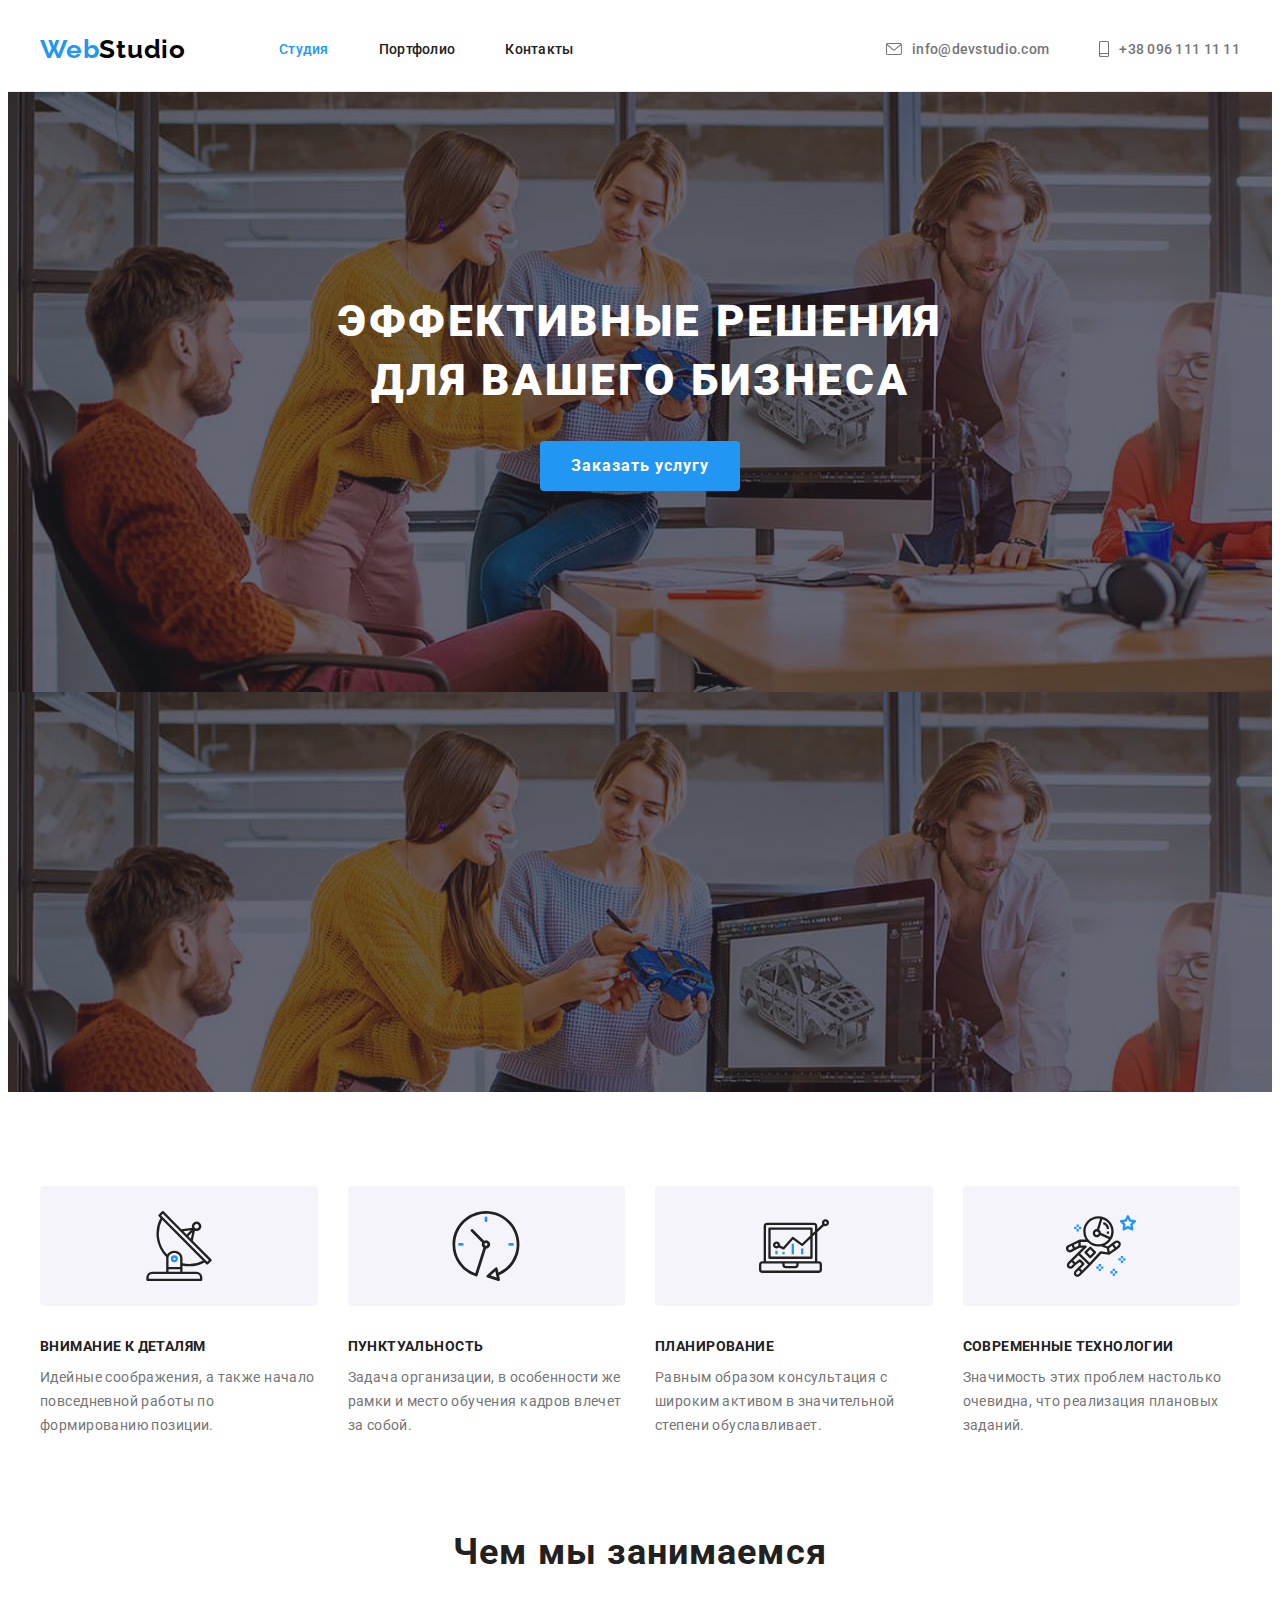
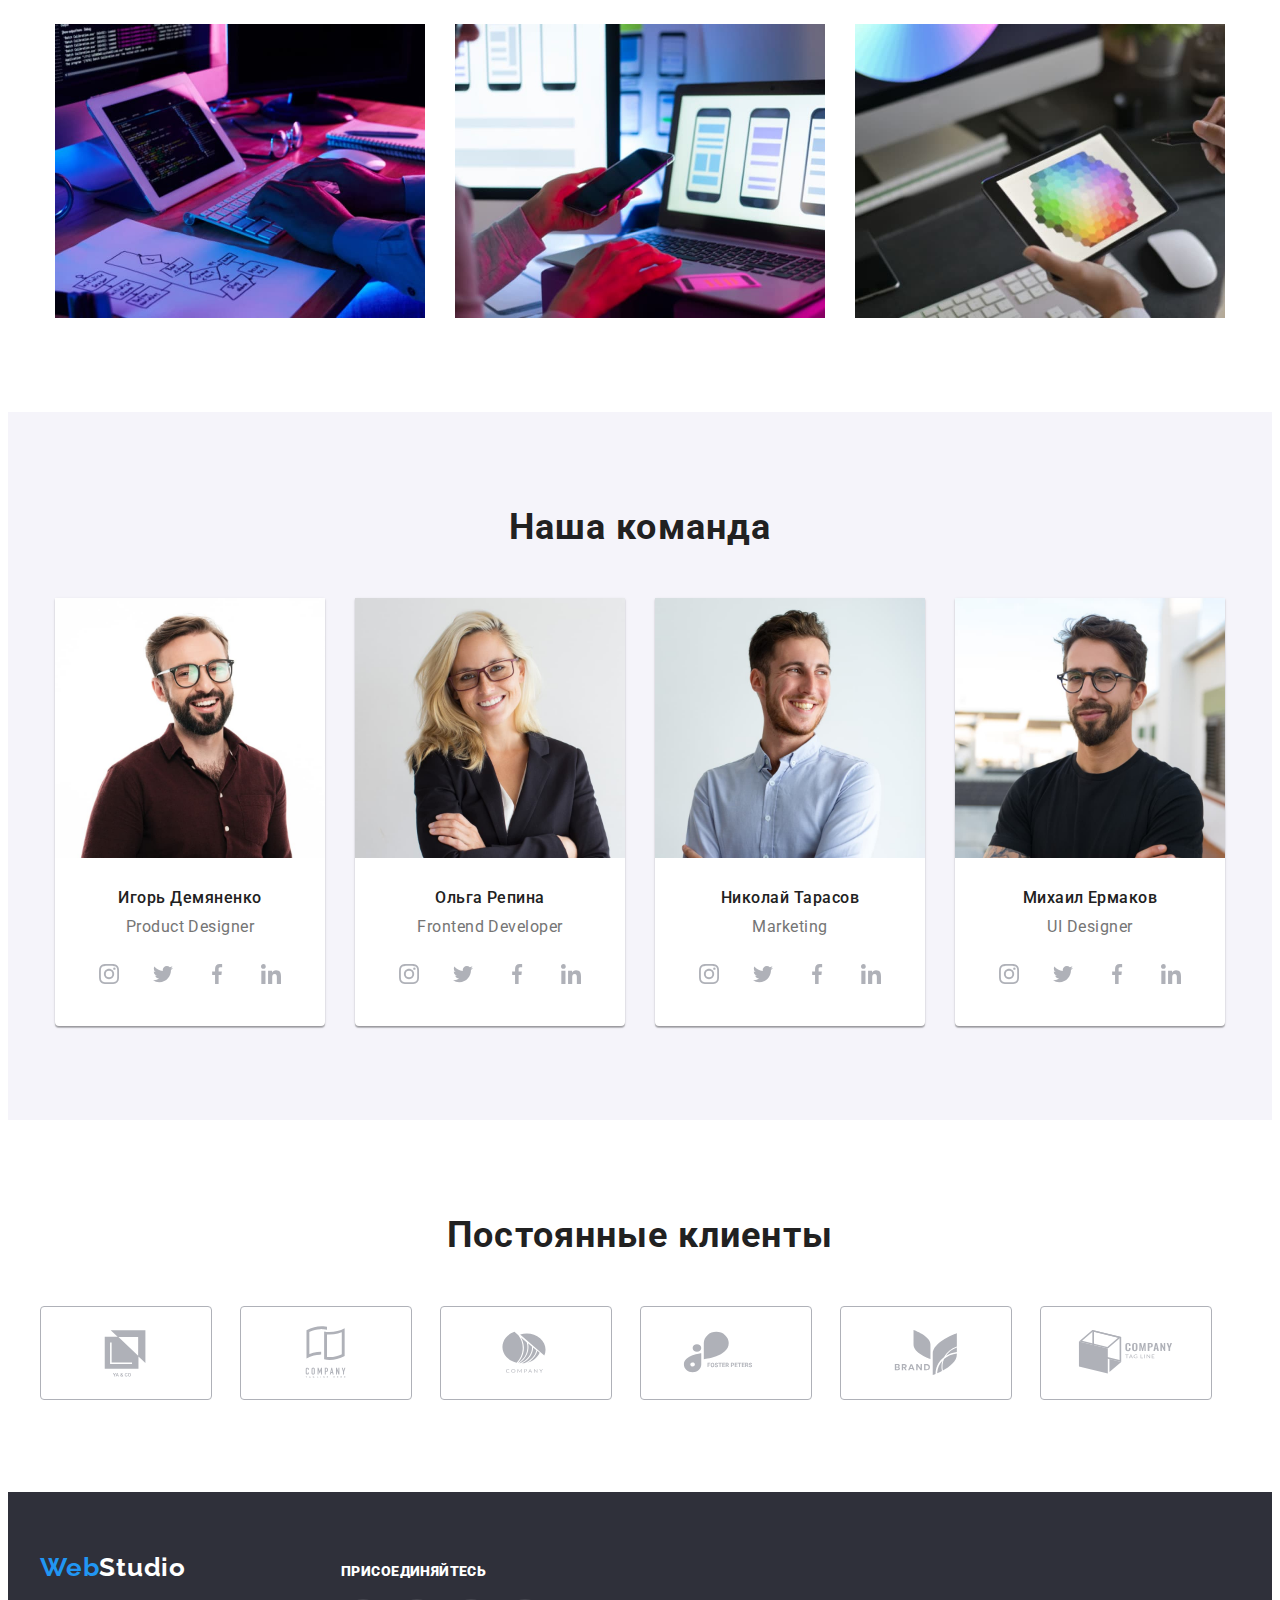
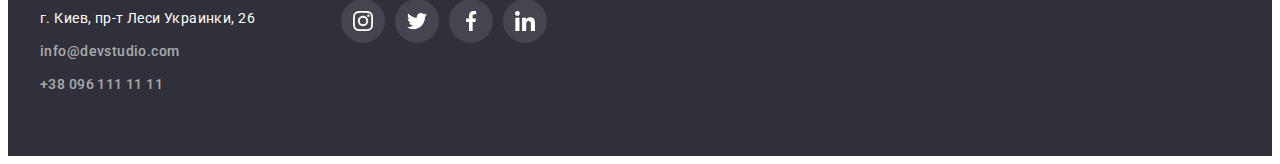
<file: index.html>
<!DOCTYPE html>
<html lang="ru">
  <head>
    <meta charset="UTF-8" />
    <meta name="viewport" content="width=device-width, initial-scale=1.0" />
    <link rel="preconnect" href="https://fonts.googleapis.com" />
    <link rel="preconnect" href="https://fonts.gstatic.com" crossorigin />
    <link
      href="https://fonts.googleapis.com/css2?family=Montserrat:wght@400;700&family=Raleway:wght@700&family=Roboto:wght@400;500;700;900&display=swap"
      rel="stylesheet"
    />
    <title>Web Studio</title>
    <link
      rel="stylesheet"
      href="https://cdnjs.cloudflare.com/ajax/libs/modern-normalize/1.1.0/modern-normalize.min.css"
      integrity="sha512-wpPYUAdjBVSE4KJnH1VR1HeZfpl1ub8YT/NKx4PuQ5NmX2tKuGu6U/JRp5y+Y8XG2tV+wKQpNHVUX03MfMFn9Q=="
      crossorigin="anonymous"
      referrerpolicy="no-referrer"
    />
    <link rel="stylesheet" href="./css/styles.css" />
  </head>
  <body>
    <header class="header">
      <div class="container header-flex">
        <a href="./index.html" class="company-logo"
          >Web<span class="secondary-color">Studio</span></a
        >
        <nav class="nav">
          <ul class="nav-list list">
            <li class="nav-list-item">
              <a href="./index.html" class="link current">Студия</a>
            </li>
            <li class="nav-list-item">
              <a href="./portfolio.html" class="link">Портфолио</a>
            </li>
            <li class="nav-list-item"><a href="/" class="link">Контакты</a></li>
          </ul>
        </nav>
        <ul class="contact-list list">
          <li class="contact-list-item">
            <a href="mailto:info@devstudio.com" class="link"
              ><svg class="contact-icon-envelope icon-hover">
                <use href="./images/icons.svg#icon-envelope"></use>
              </svg>
              info@devstudio.com</a
            >
          </li>
          <li class="contact-list-item">
            <a href="tel:+380961111111" class="link"
              ><svg class="contact-icon-tel icon-hover">
                <use href="./images/icons.svg#icon-smartphone"></use>
              </svg>
              +38 096 111 11 11</a
            >
          </li>
        </ul>
      </div>
    </header>
    <main>
      <section class="hero section hero-img">
        <div class="container">
          <h1 class="hero-title">Эффективные решения для вашего бизнеса</h1>
          <button type="button" class="hero-btn">Заказать услугу</button>
        </div>
      </section>
      <!-- Features -->
      <section class="features section">
        <div class="container">
          <h2 class="visually-hidden">Features</h2>
          <ul class="features-list list">
            <li class="features-item">
              <div class="icon-container">
                <svg class="features-icon">
                  <use href="./images/icons.svg#icon-antenna"></use>
                </svg>
              </div>
              <h3 class="features-title">Внимание к деталям</h3>
              <p class="features-text">
                Идейные соображения, а также начало повседневной работы по
                формированию позиции.
              </p>
            </li>
            <li class="features-item">
              <div class="icon-container">
                <svg class="features-icon">
                  <use href="./images/icons.svg#icon-clock"></use>
                </svg>
              </div>
              <h3 class="features-title">Пунктуальность</h3>
              <p class="features-text">
                Задача организации, в особенности же рамки и место обучения
                кадров влечет за собой.
              </p>
            </li>
            <li class="features-item">
              <div class="icon-container">
                <svg class="features-icon">
                  <use href="./images/icons.svg#icon-diagram"></use>
                </svg>
              </div>
              <h3 class="features-title">Планирование</h3>
              <p class="features-text">
                Равным образом консультация с широким активом в значительной
                степени обуславливает.
              </p>
            </li>
            <li class="features-item">
              <div class="icon-container">
                <svg class="features-icon">
                  <use href="./images/icons.svg#icon-astronaut"></use>
                </svg>
              </div>
              <h3 class="features-title">Современные технологии</h3>
              <p class="features-text">
                Значимость этих проблем настолько очевидна, что реализация
                плановых заданий.
              </p>
            </li>
          </ul>
        </div>
      </section>
      <!-- End Features -->
      <!-- What we do -->
      <section class="gallery section">
        <div class="container">
          <h2 class="gallery-title">Чем мы занимаемся</h2>
          <ul class="gallery-list list">
            <li class="gallery-item">
              <img
                src="./images/hands.jpg"
                alt="Руки на клавиатуре"
                width="370"
                height="294"
              />
            </li>
            <li class="gallery-item">
              <img
                src="./images/phone.jpg"
                alt="Телефон на против монитора"
                width="370"
                height="294"
              />
            </li>
            <li class="gallery-item">
              <img
                src="./images/picker.jpg"
                alt="Цветовая палитра на планшете"
                width="370"
                height="294"
              />
            </li>
          </ul>
        </div>
      </section>
      <!-- End what we do -->
      <!-- Team -->
      <section class="team section">
        <div class="container">
          <h2 class="team-main-title">Наша команда</h2>
          <ul class="team-list list">
            <li class="team-item">
              <img
                src="./images/igor_demianenko.jpg"
                alt="Игорь Демяненко"
                width="270"
                height="260"
              />
              <div class="team-container">
                <h3 class="team-title">Игорь Демяненко</h3>
                <p lang="en" class="team-text">Product Designer</p>
                <ul class="social-list list">
                  <li class="social-list-item">
                    <a href="/" class="social-link"
                      ><svg class="social-trumb">
                        <use href="./images/icons.svg#icon-instagram"></use>
                      </svg>
                    </a>
                  </li>
                  <li class="social-list-item">
                    <a href="/" class="social-link"
                      ><svg class="social-trumb">
                        <use href="./images/icons.svg#icon-twitter"></use>
                      </svg>
                    </a>
                  </li>
                  <li class="social-list-item">
                    <a href="/" class="social-link"
                      ><svg class="social-trumb">
                        <use href="./images/icons.svg#icon-facebook"></use>
                      </svg>
                    </a>
                  </li>
                  <li class="social-list-item">
                    <a href="/" class="social-link"
                      ><svg class="social-trumb">
                        <use href="./images/icons.svg#icon-linkedin"></use>
                      </svg>
                    </a>
                  </li>
                </ul>
              </div>
            </li>
            <li class="team-item">
              <img
                src="./images/olha_repina.jpg"
                alt="Ольга Репина"
                width="270"
                height="260"
              />
              <div class="team-container">
                <h3 class="team-title">Ольга Репина</h3>
                <p lang="en" class="team-text">Frontend Developer</p>
                <ul class="social-list list">
                  <li class="social-list-item">
                    <a href="/" class="social-link"
                      ><svg class="social-trumb">
                        <use href="./images/icons.svg#icon-instagram"></use>
                      </svg>
                    </a>
                  </li>
                  <li class="social-list-item">
                    <a href="/" class="social-link"
                      ><svg class="social-trumb">
                        <use href="./images/icons.svg#icon-twitter"></use>
                      </svg>
                    </a>
                  </li>
                  <li class="social-list-item">
                    <a href="/" class="social-link"
                      ><svg class="social-trumb">
                        <use href="./images/icons.svg#icon-facebook"></use>
                      </svg>
                    </a>
                  </li>
                  <li class="social-list-item">
                    <a href="/" class="social-link"
                      ><svg class="social-trumb">
                        <use href="./images/icons.svg#icon-linkedin"></use>
                      </svg>
                    </a>
                  </li>
                </ul>
              </div>
            </li>
            <li class="team-item">
              <img
                src="./images/nikolai_tarasov.jpg"
                alt="Николай Тарасов"
                width="270"
                height="260"
              />
              <div class="team-container">
                <h3 class="team-title">Николай Тарасов</h3>
                <p lang="en" class="team-text">Marketing</p>
                <ul class="social-list list">
                  <li class="social-list-item">
                    <a href="/" class="social-link"
                      ><svg class="social-trumb">
                        <use href="./images/icons.svg#icon-instagram"></use>
                      </svg>
                    </a>
                  </li>
                  <li class="social-list-item">
                    <a href="/" class="social-link"
                      ><svg class="social-trumb">
                        <use href="./images/icons.svg#icon-twitter"></use>
                      </svg>
                    </a>
                  </li>
                  <li class="social-list-item">
                    <a href="/" class="social-link"
                      ><svg class="social-trumb">
                        <use href="./images/icons.svg#icon-facebook"></use>
                      </svg>
                    </a>
                  </li>
                  <li class="social-list-item">
                    <a href="/" class="social-link"
                      ><svg class="social-trumb">
                        <use href="./images/icons.svg#icon-linkedin"></use>
                      </svg>
                    </a>
                  </li>
                </ul>
              </div>
            </li>
            <li class="team-item">
              <img
                src="./images/mihail_ermakov.jpg"
                alt="Михаил Ермаков"
                width="270"
                height="260"
              />
              <div class="team-container">
                <h3 class="team-title">Михаил Ермаков</h3>
                <p lang="en" class="team-text">UI Designer</p>
                <ul class="social-list list">
                  <li class="social-list-item">
                    <a href="/" class="social-link"
                      ><svg class="social-trumb">
                        <use href="./images/icons.svg#icon-instagram"></use>
                      </svg>
                    </a>
                  </li>
                  <li class="social-list-item">
                    <a href="/" class="social-link"
                      ><svg class="social-trumb">
                        <use href="./images/icons.svg#icon-twitter"></use>
                      </svg>
                    </a>
                  </li>
                  <li class="social-list-item">
                    <a href="/" class="social-link"
                      ><svg class="social-trumb">
                        <use href="./images/icons.svg#icon-facebook"></use>
                      </svg>
                    </a>
                  </li>
                  <li class="social-list-item">
                    <a href="/" class="social-link"
                      ><svg class="social-trumb">
                        <use href="./images/icons.svg#icon-linkedin"></use>
                      </svg>
                    </a>
                  </li>
                </ul>
              </div>
            </li>
          </ul>
        </div>
      </section>
      <!-- End Team -->
      <!-- Clients -->
      <section class="clients section">
        <div class="container">
          <h2 class="clients-title">Постоянные клиенты</h2>
          <ul class="clients-list list">
            <li class="clients-list-item">
              <a
                href="/"
                class="clients-link"
                target="_blank"
                rel="noopener noreferrer"
                ><svg class="clients-trumb">
                  <use href="./images/icons.svg#icon-ya-co"></use>
                </svg>
              </a>
            </li>
            <li class="clients-list-item">
              <a
                href="/"
                class="clients-link"
                target="_blank"
                rel="noopener noreferrer"
                ><svg class="clients-trumb">
                  <use href="./images/icons.svg#icon-tagline"></use>
                </svg>
              </a>
            </li>
            <li class="clients-list-item">
              <a
                href="/"
                class="clients-link"
                target="_blank"
                rel="noopener noreferrer"
                ><svg class="clients-trumb">
                  <use href="./images/icons.svg#icon-company"></use>
                </svg>
              </a>
            </li>
            <li class="clients-list-item">
              <a
                href="/"
                class="clients-link"
                target="_blank"
                rel="noopener noreferrer"
                ><svg class="clients-trumb">
                  <use href="./images/icons.svg#icon-foster-peters"></use>
                </svg>
              </a>
            </li>
            <li class="clients-list-item">
              <a
                href="/"
                class="clients-link"
                target="_blank"
                rel="noopener noreferrer"
                ><svg class="clients-trumb">
                  <use href="./images/icons.svg#icon-brand"></use>
                </svg>
              </a>
            </li>
            <li class="clients-list-item">
              <a
                href="/"
                class="clients-link"
                target="_blank"
                rel="noopener noreferrer"
                ><svg class="clients-trumb">
                  <use href="./images/icons.svg#icon-comp-tagline"></use>
                </svg>
              </a>
            </li>
          </ul>
        </div>
      </section>
    </main>
    <footer class="footer">
      <div class="container footer-flex">
        <div class="footer-flex-box">
          <a href="./index.html" class="company-logo"
            >Web<span class="secondary-color">Studio</span></a
          >
          <address class="address">
            <p class="address-text">г. Киев, пр-т Леси Украинки, 26</p>
            <ul class="address-list list">
              <li class="address-item link">
                <a href="mailto:info@devstudio.com" class="link"
                  >info@devstudio.com</a
                >
              </li>
              <li class="address-item link">
                <a href="tel:+380961111111" class="link">+38 096 111 11 11</a>
              </li>
            </ul>
          </address>
        </div>
        <div class="connect">
          <p class="footer-connect-header"><strong>Присоединяйтесь</strong></p>
          <ul class="social-list list">
            <li class="social-list-item">
              <a href="/" class="social-link"
                ><svg class="social-trumb">
                  <use href="./images/icons.svg#icon-instagram"></use>
                </svg>
              </a>
            </li>
            <li class="social-list-item">
              <a href="/" class="social-link"
                ><svg class="social-trumb">
                  <use href="./images/icons.svg#icon-twitter"></use>
                </svg>
              </a>
            </li>
            <li class="social-list-item">
              <a href="/" class="social-link"
                ><svg class="social-trumb">
                  <use href="./images/icons.svg#icon-facebook"></use>
                </svg>
              </a>
            </li>
            <li class="social-list-item">
              <a href="/" class="social-link"
                ><svg class="social-trumb">
                  <use href="./images/icons.svg#icon-linkedin"></use>
                </svg>
              </a>
            </li>
          </ul>
        </div>
      </div>
    </footer>
  </body>
</html>
</file>
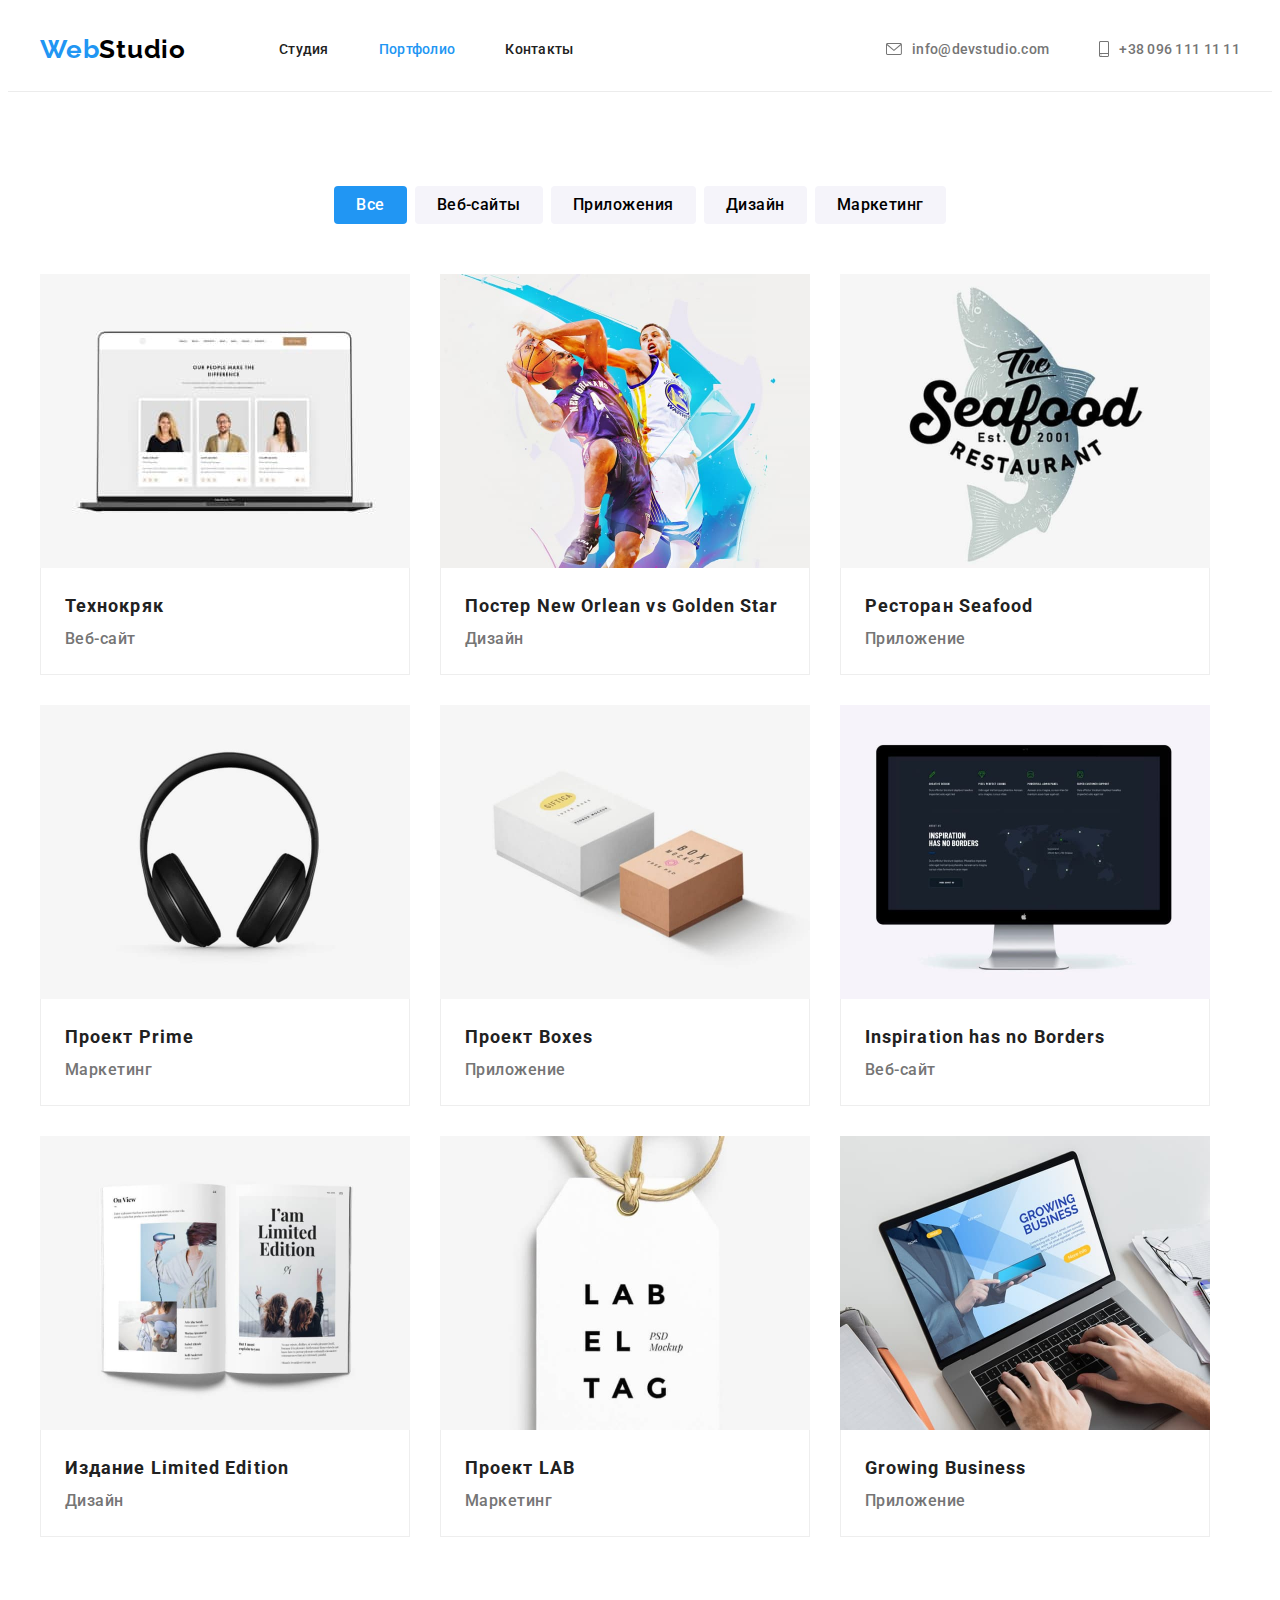
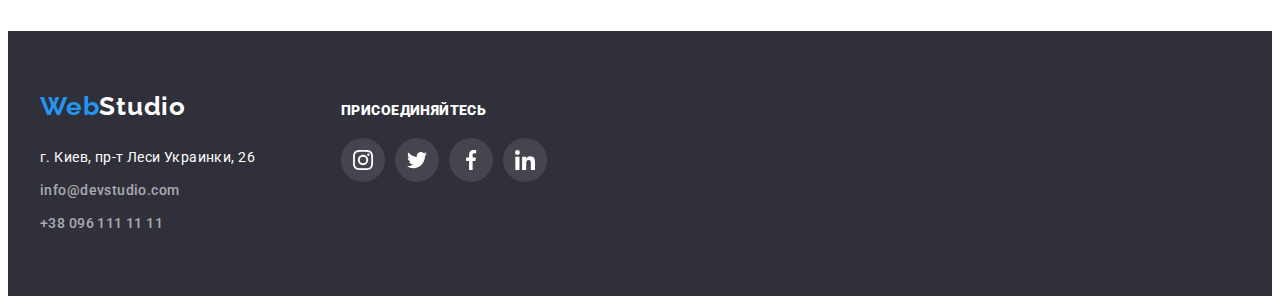
<file: portfolio.html>
<!DOCTYPE html>
<html lang="ru">
  <head>
    <meta charset="UTF-8" />
    <meta name="viewport" content="width=device-width, initial-scale=1.0" />
    <link rel="preconnect" href="https://fonts.googleapis.com" />
    <link rel="preconnect" href="https://fonts.gstatic.com" crossorigin />
    <link
      href="https://fonts.googleapis.com/css2?family=Montserrat:wght@400;700&family=Raleway:wght@700&family=Roboto:wght@400;500;700;900&display=swap"
      rel="stylesheet"
    />
    <title>Web Studio Portfolio</title>
    <link
      rel="stylesheet"
      href="https://cdnjs.cloudflare.com/ajax/libs/modern-normalize/1.1.0/modern-normalize.min.css"
      integrity="sha512-wpPYUAdjBVSE4KJnH1VR1HeZfpl1ub8YT/NKx4PuQ5NmX2tKuGu6U/JRp5y+Y8XG2tV+wKQpNHVUX03MfMFn9Q=="
      crossorigin="anonymous"
      referrerpolicy="no-referrer"
    />
    <link rel="stylesheet" href="./css/styles.css" />
  </head>
  <body>
    <header class="header">
      <div class="container header-flex">
        <a href="./index.html" class="company-logo"
          >Web<span class="secondary-color">Studio</span></a
        >
        <nav class="nav">
          <ul class="nav-list list">
            <li class="nav-list-item">
              <a href="./index.html" class="link">Студия</a>
            </li>
            <li class="nav-list-item">
              <a href="./portfolio.html" class="link current">Портфолио</a>
            </li>
            <li class="nav-list-item"><a href="/" class="link">Контакты</a></li>
          </ul>
        </nav>
        <ul class="contact-list list">
          <li class="contact-list-item">
            <a href="mailto:info@devstudio.com" class="link"
              ><svg class="contact-icon-envelope icon-hover">
                <use href="./images/icons.svg#icon-envelope"></use>
              </svg>
              info@devstudio.com</a
            >
          </li>
          <li class="contact-list-item">
            <a href="tel:+380961111111" class="link"
              ><svg class="contact-icon-tel icon-hover">
                <use href="./images/icons.svg#icon-smartphone"></use>
              </svg>
              +38 096 111 11 11</a
            >
          </li>
        </ul>
      </div>
    </header>
    <main>
      <section class="portfolio section">
        <h1 class="visually-hidden">Портфолио</h1>
        <div class="container">
          <ul class="filter-list list">
            <li class="filter-item">
              <button class="filter-btn current-btn" type="button">Все</button>
            </li>
            <li class="filter-item">
              <button class="filter-btn" type="button">Веб-сайты</button>
            </li>
            <li class="filter-item">
              <button class="filter-btn" type="button">Приложения</button>
            </li>
            <li class="filter-item">
              <button class="filter-btn" type="button">Дизайн</button>
            </li>
            <li class="filter-item">
              <button class="filter-btn" type="button">Маркетинг</button>
            </li>
          </ul>
          <ul class="portfolio-list list">
            <li class="portfolio-item">
              <a href="" class="link"
                ><img
                  src="./images/macbook.jpg"
                  alt="открытый макбук про"
                  width="370"
                />
                <div class="portfolio-container">
                  <h2 class="portfolio-item-header">Технокряк</h2>
                  <p class="portfolio-text">Веб-сайт</p>
                </div>
              </a>
            </li>
            <li class="portfolio-item">
              <a href="" class="link"
                ><img
                  src="./images/poster_new_orlean.jpg"
                  alt="Постер клуба Новый орлеан"
                  width="370"
                />
                <div class="portfolio-container">
                  <h2 class="portfolio-item-header">
                    Постер <span lang="en">New Orlean vs Golden Star</span>
                  </h2>
                  <p class="portfolio-text">Дизайн</p>
                </div></a
              >
            </li>
            <li class="portfolio-item">
              <a href="" class="link"
                ><img
                  src="./images/seafood_logo.jpg"
                  alt="Лого ресторана Морской еды"
                  width="370"
                />
                <div class="portfolio-container">
                  <h2 class="portfolio-item-header">
                    Ресторан <span lang="en">Seafood</span>
                  </h2>
                  <p class="portfolio-text">Приложение</p>
                </div></a
              >
            </li>
            <li class="portfolio-item">
              <a href="" class="link"
                ><img
                  src="./images/headphones.jpg"
                  alt="Наушники на белом фоне"
                  width="370"
                />
                <div class="portfolio-container">
                  <h2 class="portfolio-item-header">
                    Проект <span lang="en">Prime</span>
                  </h2>
                  <p class="portfolio-text">Маркетинг</p>
                </div></a
              >
            </li>
            <li class="portfolio-item">
              <a href="" class="link"
                ><img
                  src="./images/boxes.jpg"
                  alt="Белая и крафтовая коробка на белом фоне"
                  width="370"
                />
                <div class="portfolio-container">
                  <h2 class="portfolio-item-header">
                    Проект <span lang="en">Boxes</span>
                  </h2>
                  <p class="portfolio-text">Приложение</p>
                </div></a
              >
            </li>
            <li class="portfolio-item">
              <a href="" class="link"
                ><img
                  src="./images/imac.jpg"
                  alt="Пример сайта на мониторе аймака"
                  width="370"
                />
                <div class="portfolio-container">
                  <h2 class="portfolio-item-header">
                    <span lang="en">Inspiration has no Borders</span>
                  </h2>
                  <p class="portfolio-text">Веб-сайт</p>
                </div></a
              >
            </li>
            <li class="portfolio-item">
              <a href="" class="link"
                ><img
                  src="./images/magazine.jpg"
                  alt="Открытый журнал с примером статьи"
                  width="370"
                />
                <div class="portfolio-container">
                  <h2 class="portfolio-item-header">
                    Издание <span lang="en">Limited Edition</span>
                  </h2>
                  <p class="portfolio-text">Дизайн</p>
                </div></a
              >
            </li>
            <li class="portfolio-item">
              <a href="" class="link"
                ><img
                  src="./images/labeltag.jpg"
                  alt="Тег с логотипом"
                  width="370"
                />
                <div class="portfolio-container">
                  <h2 class="portfolio-item-header">
                    Проект <span lang="en">LAB</span>
                  </h2>
                  <p class="portfolio-text">Маркетинг</p>
                </div></a
              >
            </li>
            <li class="portfolio-item">
              <a href="" class="link"
                ><img
                  src="./images/hands_on_macbook.jpg"
                  alt="Сайт приложения на мониторе ноутбука"
                  width="370"
                />
                <div class="portfolio-container">
                  <h2 class="portfolio-item-header">
                    <span lang="en">Growing Business</span>
                  </h2>
                  <p class="portfolio-text">Приложение</p>
                </div></a
              >
            </li>
          </ul>
        </div>
      </section>
    </main>
    <footer class="footer">
      <div class="container footer-flex">
        <div class="footer-flex-box">
          <a href="./index.html" class="company-logo"
            >Web<span class="secondary-color">Studio</span></a
          >
          <address class="address">
            <p class="address-text">г. Киев, пр-т Леси Украинки, 26</p>
            <ul class="address-list list">
              <li class="address-item link">
                <a href="mailto:info@devstudio.com" class="link"
                  >info@devstudio.com</a
                >
              </li>
              <li class="address-item link">
                <a href="tel:+380961111111" class="link">+38 096 111 11 11</a>
              </li>
            </ul>
          </address>
        </div>
        <div class="connect">
          <p class="footer-connect-header"><strong>Присоединяйтесь</strong></p>
          <ul class="social-list list">
            <li class="social-list-item">
              <a href="/" class="social-link"
                ><svg class="social-trumb">
                  <use href="./images/icons.svg#icon-instagram"></use>
                </svg>
              </a>
            </li>
            <li class="social-list-item">
              <a href="/" class="social-link"
                ><svg class="social-trumb">
                  <use href="./images/icons.svg#icon-twitter"></use>
                </svg>
              </a>
            </li>
            <li class="social-list-item">
              <a href="/" class="social-link"
                ><svg class="social-trumb">
                  <use href="./images/icons.svg#icon-facebook"></use>
                </svg>
              </a>
            </li>
            <li class="social-list-item">
              <a href="/" class="social-link"
                ><svg class="social-trumb">
                  <use href="./images/icons.svg#icon-linkedin"></use>
                </svg>
              </a>
            </li>
          </ul>
        </div>
      </div>
    </footer>
  </body>
</html>
</file>
<file: css/styles.css>
:root {
  --main-text-color: #757575;
  --header-color: #212121;
  --accent-color: #2196f3;
  --logo-color: #2196f3;
  --header-secondary-logo-color: #000000;
  --footer-secondary-logo-color: #ffffff;
  --footer-contact-color: rgba(255, 255, 255, 0.6);
  --middle-bg-color: #f5f4fa;
  --dark-bg-color: #2f303a;
  --body-bg-color: #ffffff;
  --btn-text-accent-color: #ffffff;
  --icon-cont-bg: #f5f4fa;
  --thumb-color: #afb1b8;
}

body {
  font-family: 'Roboto', sans-serif;
  background-color: var(--body-bg-color);
  color: var(--main-text-color);
}

.visually-hidden {
  position: absolute;
  white-space: nowrap;
  width: 1px;
  height: 1px;
  overflow: hidden;
  border: 0;
  padding: 0;
  clip: rect(0 0 0 0);
  clip-path: inset(50%);
  margin: -1px;
}

.list {
  list-style: none;
}

.link {
  text-decoration: none;
}

h1,
h2,
h3,
p {
  margin: 0;
}

ul {
  margin: 0;
  padding-left: 0;
}

.container {
  width: 1200px;
  padding-left: 15px;
  padding-right: 15px;
  margin: 0 auto;
}

.section {
  padding-top: 94px;
  padding-bottom: 94px;
}

img {
  display: block;
  max-width: 100%;
  height: auto;
}

/* ---------------- HEADER ---------------- */
.header {
  border: 1px #ececec;
  border-bottom-style: solid;
}

.company-logo {
  font-family: 'Raleway', sans-serif;
  font-weight: 700;
  font-size: 26px;
  line-height: 1.19;
  letter-spacing: 0.03em;
  text-decoration: none;
  color: var(--logo-color);
  padding-top: 24px;
  padding-bottom: 24px;
}

header .company-logo .secondary-color {
  color: var(--header-secondary-logo-color);
}

.nav-list-item .link {
  padding-top: 32px;
  padding-bottom: 32px;
  display: block;
}

.contact-list-item .link {
  padding-top: 32px;
  padding-bottom: 32px;
}

.header-flex,
.nav-list,
.contact-list {
  display: flex;
}

.header-flex {
  align-items: center;
}

.nav-list {
  margin-left: 93px;
}

.contact-list {
  margin-left: auto;
}

.nav-list-item {
  display: block;
}

.nav-list-item + .nav-list-item,
.contact-list-item + .contact-list-item {
  margin-left: 50px;
}

.link,
.link:visited {
  font-weight: 500;
  font-size: 14px;
  line-height: 1.33;
  letter-spacing: 0.02em;
  color: var(--header-color);
}

.contact-list-item .link {
  display: flex;
  align-items: center;
  font-weight: 500;
  font-size: 14px;
  line-height: 1.33;
  letter-spacing: 0.02em;
  color: var(--main-text-color);
}

.contact-icon-envelope {
  width: 16px;
  height: 12px;
  fill: var(--main-text-color);
  margin-right: 10px;
}

.contact-icon-tel {
  width: 10px;
  height: 16px;
  fill: var(--main-text-color);
  margin-right: 10px;
}

.link:hover,
.link:focus {
  color: var(--accent-color);
}

.link:hover .icon-hover,
.link:focus .icon-hover {
  fill: var(--accent-color);
}

.link.current {
  color: var(--accent-color);
}

/* ---------------- HERO ---------------- */
.hero {
  padding: 200px 0px;
  /* background-color: var(--dark-bg-color); */
}

.hero-img {
  background-image: linear-gradient(
      to right,
      rgba(47, 48, 58, 0.4),
      rgba(47, 48, 58, 0.4)
    ),
    url(../images/hero-bg-img.jpg);
  max-width: 1600px;
  height: 600px;
  margin-left: auto;
  margin-right: auto;
}

.hero-title {
  max-width: 700px;
  font-weight: 900;
  font-size: 44px;
  line-height: 1.36;
  text-align: center;
  letter-spacing: 0.06em;
  text-transform: uppercase;
  color: #ffffff;
  margin: 0 auto;
  margin-bottom: 30px;
}

.hero-btn {
  min-width: 200px;
  font-family: inherit;
  font-weight: 700;
  font-size: 16px;
  line-height: 1.88;
  align-items: center;
  text-align: center;
  border: none;
  border-radius: 4px;
  letter-spacing: 0.06em;
  color: var(--btn-text-accent-color);
  cursor: pointer;
  background-color: var(--accent-color);
  display: block;
  margin: 0 auto;
  padding: 10px 24px;
}

.hero-btn:hover,
.hero-btn:focus {
  background-color: #188ce8;
}

/* ---------------- FEATURES ---------------- */
.features-list {
  display: flex;
  gap: 30px;
}

.features-item {
  width: calc((100% - 90px) / 4);
}

.features-item:last-child {
  margin-right: 0;
}

.icon-container {
  height: 120px;
  background: var(--icon-cont-bg);
  border-radius: 4px;
  margin-bottom: 30px;
  display: flex;
  justify-content: center;
  align-items: center;
}

.features-icon {
  width: 70px;
  height: 70px;
}

.features-title {
  font-weight: 700;
  font-size: 14px;
  line-height: 1.43;
  letter-spacing: 0.03em;
  text-transform: uppercase;
  color: var(--header-color);
  margin-bottom: 10px;
}

.features-text {
  font-weight: 400;
  font-size: 14px;
  line-height: 1.71;
  letter-spacing: 0.03em;
}

/* ---------------- GALLERY ---------------- */
.gallery.section {
  padding-top: 0;
}

.gallery-title {
  font-weight: 700;
  font-size: 36px;
  line-height: 1.17;
  text-align: center;
  letter-spacing: 0.03em;
  color: var(--header-color);
  margin-bottom: 50px;
}

.gallery-list {
  display: flex;
  margin: -15px;
  justify-content: center;
}

.gallery-item {
  margin: 15px;
}

/* ---------------- TEAM ---------------- */
.team {
  background-color: var(--middle-bg-color);
}

.team-main-title {
  font-weight: 700;
  font-size: 36px;
  line-height: 1.17;
  text-align: center;
  letter-spacing: 0.03em;
  color: var(--header-color);
  margin-bottom: 50px;
}

.team-list {
  display: flex;
  justify-content: center;
}

.team-item:not(:last-child) {
  margin-right: 30px;
}

.team-container {
  padding: 30px 0px;
}

.team-title {
  font-weight: 500;
  font-size: 16px;
  line-height: 1.19;
  text-align: center;
  letter-spacing: 0.03em;
  color: var(--header-color);
  margin-bottom: 10px;
}

.team-text {
  font-size: 16px;
  line-height: 1.19;
  text-align: center;
  letter-spacing: 0.03em;
  margin-bottom: 16px;
}

.team-item {
  max-width: 270px;
  background-color: var(--body-bg-color);
  box-shadow: 0px 1px 3px rgba(0, 0, 0, 0.12), 0px 1px 1px rgba(0, 0, 0, 0.14),
    0px 2px 1px rgba(0, 0, 0, 0.2);
  border-radius: 0px 0px 4px 4px;
}

.social-list {
  display: flex;
  justify-content: center;
}

.social-list-item {
  width: 44px;
  height: 44px;
  margin-right: 10px;
}

.social-list-item:last-child {
  margin-right: 0;
}

.social-link {
  width: 100%;
  height: 100%;
  border-radius: 50%;
  display: flex;
  align-items: center;
  justify-content: center;
}

.social-trumb {
  height: 20px;
  width: 20px;
  fill: var(--thumb-color);
}

.connect .social-link {
  background: rgba(255, 255, 255, 0.1);
}

.social-list-item a {
  line-height: 0;
}

.social-link:hover,
.social-link:focus {
  background-color: #2196f3;
}

.social-link:hover .social-trumb,
.social-link:focus .social-trumb {
  fill: var(--btn-text-accent-color);
}

/* ---------------- CLIENTS ---------------- */
.clients-title {
  font-style: normal;
  font-weight: 700;
  font-size: 36px;
  line-height: 42px;
  text-align: center;
  letter-spacing: 0.03em;
  color: var(--header-color);
  margin-bottom: 50px;
}

.clients-list {
  display: flex;
  gap: 30px;
}

.clients-list-item {
  width: 170px;
  height: 92px;
}

.clients-link {
  display: flex;
  justify-content: center;
  align-items: center;
  width: 100%;
  height: 100%;
  line-height: 0;
  border: 1px solid var(--thumb-color);
  border-radius: 4px;
}

.clients-trumb {
  fill: var(--thumb-color);
  width: 106px;
  height: 60px;
}

.clients-link:hover,
.clients-link:focus {
  border: 1px solid var(--accent-color);
  border-radius: 4px;
}

.clients-link:hover .clients-trumb,
.clients-link:focus .clients-trumb {
  fill: var(--accent-color);
}

/* ---------------- FOOTER ---------------- */
.footer {
  background-color: var(--dark-bg-color);
  padding: 60px 0px;
}

.footer .container .company-logo {
  display: inline-block;
  padding: 0;
  margin-bottom: 24px;
}

.company-logo .secondary-color {
  display: inline-block;
  color: var(--footer-secondary-logo-color);
}
.footer-flex {
  display: flex;
  align-items: baseline;
}

.footer-flex-box {
  width: 231px;
  margin-right: 70px;
}

.adress-item:not(:last-child) {
  margin-bottom: 9px;
}

.address,
.address a:link {
  display: inline-block;
  font-style: normal;
  font-size: 14px;
  line-height: 1.71;
  letter-spacing: 0.03em;
  color: #ffffff;
}

.address .link:link {
  color: var(--footer-contact-color);
}

.address .link:hover,
.address .link:focus {
  color: var(--accent-color);
}

.address-text {
  margin-bottom: 9px;
}

.address-item:not(:last-child) {
  margin-bottom: 9px;
}

.footer-connect-header {
  font-weight: 700;
  font-size: 14px;
  line-height: 16px;
  letter-spacing: 0.03em;
  text-transform: uppercase;

  color: var(--btn-text-accent-color);
  margin-bottom: 20px;
}
.connect .social-trumb {
  fill: #fff;
}

/* ---------------- PORTFOLIO PAGE---------------- */
.filter-list {
  display: flex;
  justify-content: center;
  margin-bottom: 50px;
}

.filter-item {
  display: block;
}

.filter-item:not(:last-child) {
  margin-right: 8px;
}

.filter-btn {
  font-family: inherit;
  font-weight: 500;
  font-size: 16px;
  line-height: 1.62;
  text-align: center;
  letter-spacing: 0.03em;
  cursor: pointer;
  background-color: var(--middle-bg-color);
  border: none;
  border-radius: 4px;
  padding: 6px 22px;
}

.filter-btn:hover,
.filter-btn:focus {
  background-color: var(--accent-color);
  color: var(--btn-text-accent-color);
  box-shadow: 0px 3px 1px rgba(0, 0, 0, 0.1), 0px 1px 2px rgba(0, 0, 0, 0.08),
    0px 2px 2px rgba(0, 0, 0, 0.12);
  border-radius: 4px;
}

.current-btn {
  background-color: var(--accent-color);
  color: var(--btn-text-accent-color);
}

.portfolio-item-header {
  font-weight: 700;
  font-size: 18px;
  line-height: 2;
  letter-spacing: 0.06em;
  color: var(--header-color);
}

.portfolio-list {
  display: flex;
  flex-wrap: wrap;
}

.portfolio-item {
  width: 370px;

  margin-right: 30px;
  margin-bottom: 30px;
}

.portfolio-item:nth-child(3n) {
  margin-right: 0;
}

.portfolio-item:nth-last-child(-n + 3) {
  margin-bottom: 0;
}
.portfolio-item a {
  display: block;
}

.portfolio-item a:hover,
.portfolio-item a:focus {
  box-shadow: 0px 1px 1px rgba(0, 0, 0, 0.12), 0px 4px 4px rgba(0, 0, 0, 0.06),
    1px 4px 6px rgba(0, 0, 0, 0.16);
}

.portfolio-text {
  font-size: 16px;
  line-height: 1.88;
  letter-spacing: 0.03em;
}

.portfolio-item .link:visited {
  color: var(--main-text-color);
}

.portfolio-container {
  border: 1px solid #eeeeee;
  border-top: 0;
  padding: 20px 24px;
}
</file>
